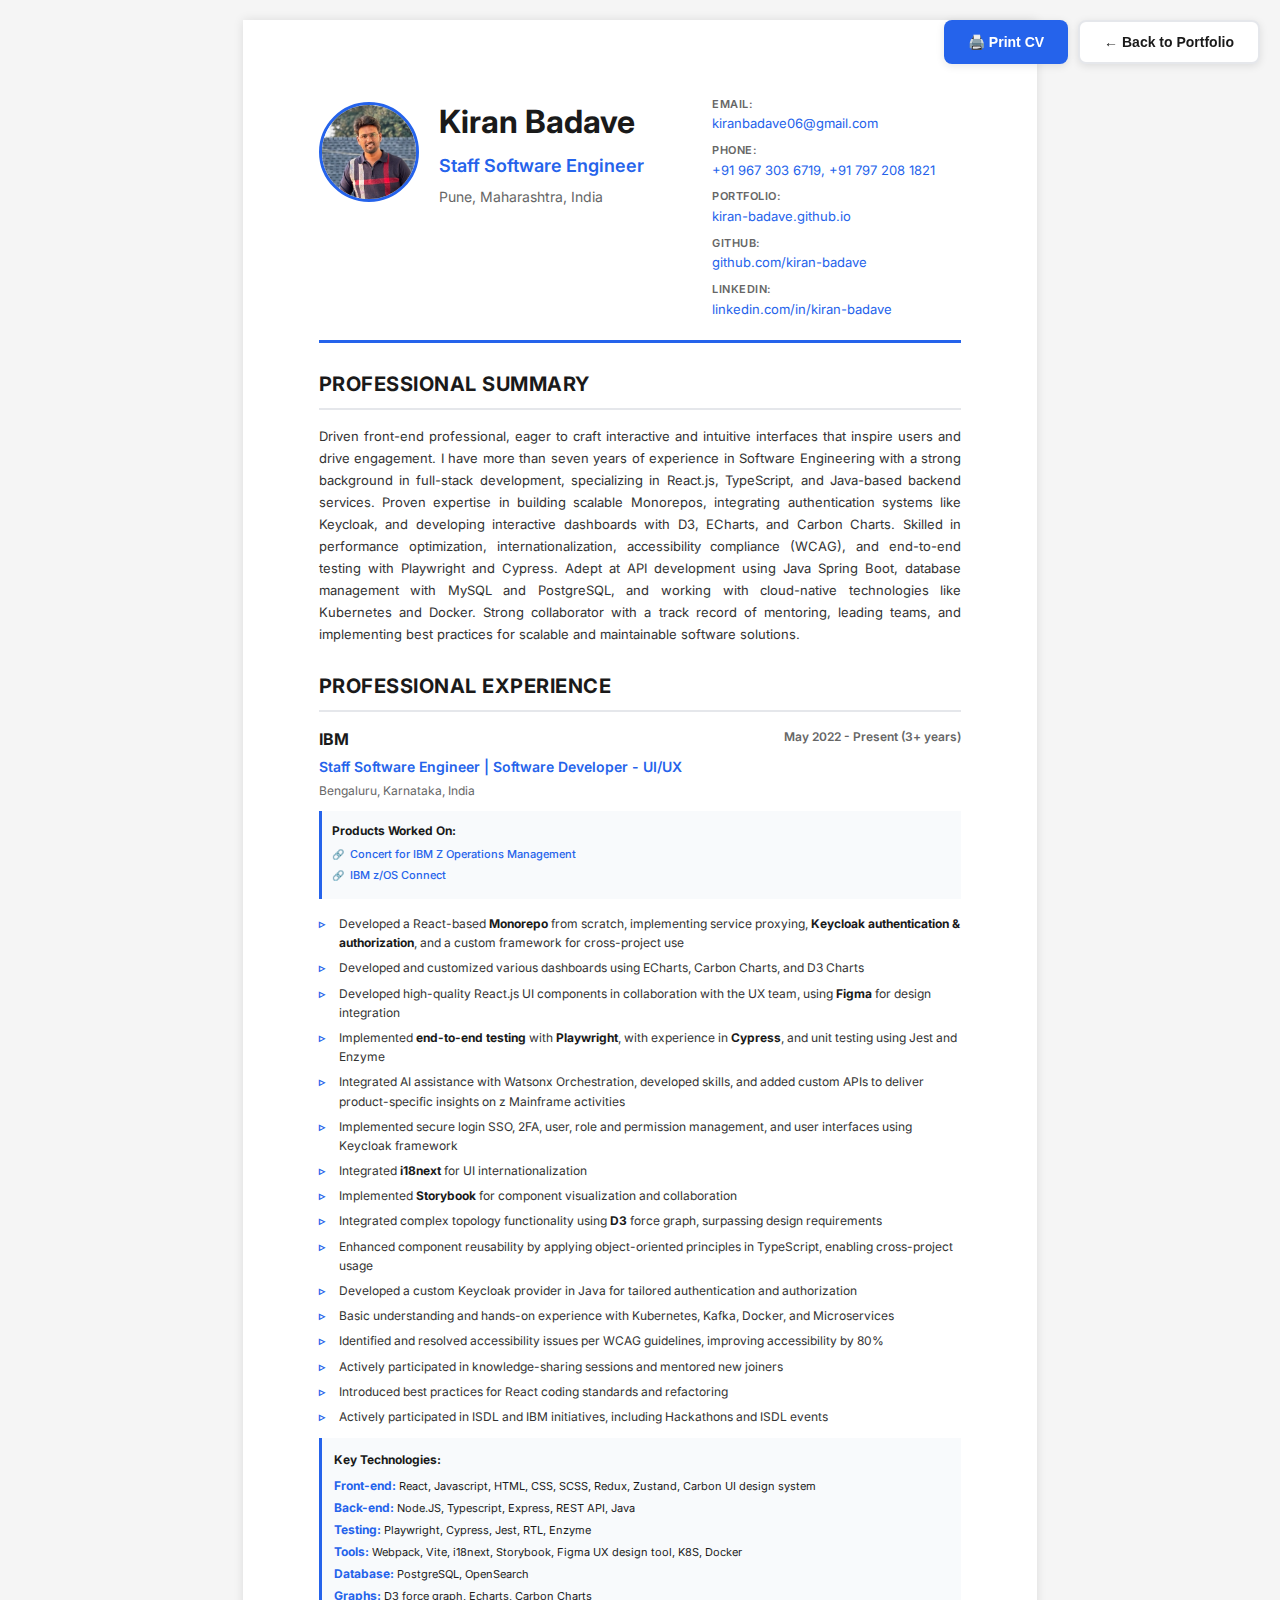
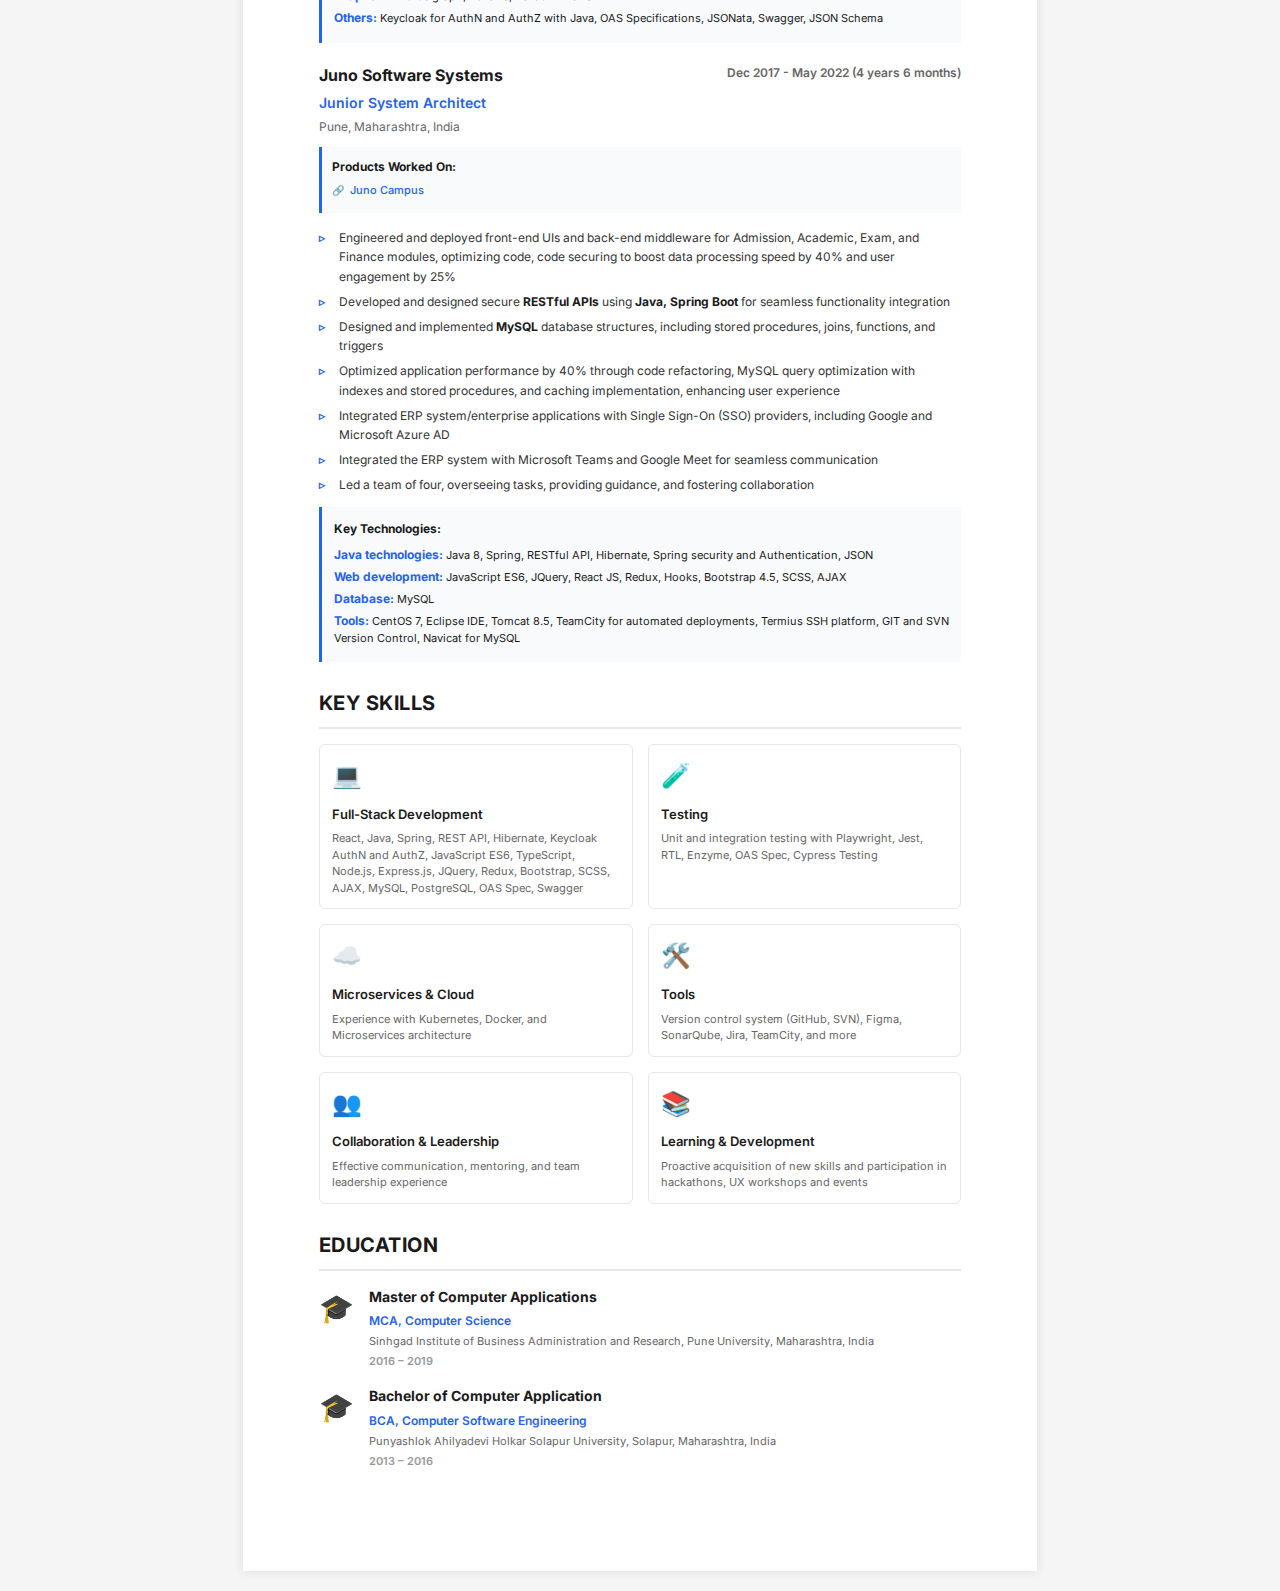
<file: cv-print.html>
<!--
 * Printable CV
 * Copyright (c) 2025 Kiran Badave
 * Licensed under the MIT License
 * https://github.com/kiran-badave/kiran-badave.github.io
 -->
<!DOCTYPE html>
<html lang="en">
<head>
    <meta charset="UTF-8">
    <meta name="viewport" content="width=device-width, initial-scale=1.0">
    <title>Kiran Badave - CV (Printable)</title>
    <link rel="preconnect" href="https://fonts.googleapis.com">
    <link rel="preconnect" href="https://fonts.gstatic.com" crossorigin>
    <link href="https://fonts.googleapis.com/css2?family=Inter:wght@300;400;500;600;700&display=swap" rel="stylesheet">
    <link rel="stylesheet" href="cv-print.css">
    <script src="data.js"></script>
</head>
<body>
    <div class="cv-container">
        <!-- Header Section -->
        <header class="cv-header">
            <div class="header-content">
                <div class="profile-section">
                    <img src="assets/profile_picture.png" alt="Kiran Badave" class="profile-photo" id="profilePhoto">
                    <div class="header-text">
                        <h1 class="name" id="name">Kiran Badave</h1>
                        <h2 class="title" id="title">Staff Software Engineer</h2>
                        <p class="location" id="location">Pune, Maharashtra, India</p>
                    </div>
                </div>
                <div class="contact-info">
                    <div class="contact-item">
                        <span class="label">Email:</span>
                        <a href="mailto:kiranbadave06@gmail.com" id="email" class="contact-link">kiranbadave06@gmail.com</a>
                    </div>
                    <div class="contact-item">
                        <span class="label">Phone:</span>
                        <a href="tel:+919673036719" id="phone" class="contact-link">(+91) 967 303 6719</a>
                    </div>
                    <div class="contact-item">
                        <span class="label">Portfolio:</span>
                        <a href="https://kiran-badave.github.io/" id="portfolio" class="contact-link" target="_blank">kiran-badave.github.io</a>
                    </div>
                    <div class="contact-item">
                        <span class="label">GitHub:</span>
                        <a href="https://github.com/kiran-badave" id="github" class="contact-link" target="_blank">github.com/kiran-badave</a>
                    </div>
                    <div class="contact-item">
                        <span class="label">LinkedIn:</span>
                        <a href="https://www.linkedin.com/in/kiran-badave" id="linkedin" class="contact-link" target="_blank">linkedin.com/in/kiran-badave</a>
                    </div>
                </div>
            </div>
        </header>

        <!-- Summary Section -->
        <section class="cv-section">
            <h3 class="section-title">Professional Summary</h3>
            <p class="summary" id="summary"></p>
        </section>

        <!-- Experience Section -->
        <section class="cv-section">
            <h3 class="section-title">Professional Experience</h3>
            <div id="experienceContainer"></div>
        </section>

        <!-- Skills Section -->
        <section class="cv-section">
            <h3 class="section-title">Key Skills</h3>
            <div id="skillsContainer" class="skills-grid"></div>
        </section>

        <!-- Education Section -->
        <section class="cv-section">
            <h3 class="section-title">Education</h3>
            <div id="educationContainer"></div>
        </section>

        <!-- Footer -->
        <!-- <footer class="cv-footer">
            <p>References available upon request</p>
            <p class="print-date">Printed: <span id="printDate"></span></p>
        </footer> -->
    </div>

    <!-- Print Button (hidden when printing) -->
    <div class="print-controls no-print">
        <button onclick="window.print()" class="print-btn">🖨️ Print CV</button>
        <button onclick="window.location.href='index.html'" class="back-btn">← Back to Portfolio</button>
    </div>

    <script>
        // Populate CV with data from data.js
        document.addEventListener('DOMContentLoaded', function() {
            // Personal Info
            document.getElementById('name').textContent = portfolioData.personal.name;
            document.getElementById('title').textContent = portfolioData.personal.title;
            document.getElementById('location').textContent = portfolioData.personal.location;
            document.getElementById('email').textContent = portfolioData.personal.email;
            document.getElementById('phone').textContent = portfolioData.personal.phone.join(', ');
            document.getElementById('portfolio').textContent = portfolioData.personal.portfolioDisplay;
            document.getElementById('github').textContent = portfolioData.personal.githubDisplay;
            document.getElementById('linkedin').textContent = portfolioData.personal.linkedinDisplay;
            document.getElementById('profilePhoto').src = portfolioData.personal.profileImage;

            // Summary
            document.getElementById('summary').textContent = portfolioData.summary;

            // Experience
            const experienceContainer = document.getElementById('experienceContainer');
            portfolioData.experience.forEach(exp => {
                const expDiv = document.createElement('div');
                expDiv.className = 'experience-item';
                
                let techList = '';
                for (const [category, tech] of Object.entries(exp.technologies)) {
                    techList += `<div class="tech-item"><strong>${category}:</strong> ${tech}</div>`;
                }

                let productsHTML = '';
                if (exp.products && exp.products.length > 0) {
                    productsHTML = `
                        <div class="products-section">
                            <strong>Products Worked On:</strong>
                            <ul class="product-list">
                                ${exp.products.map(product =>
                                    `<li><a href="${product.url}" target="_blank">${product.name}</a></li>`
                                ).join('')}
                            </ul>
                        </div>
                    `;
                }

                expDiv.innerHTML = `
                    <div class="exp-header">
                        <div>
                            <h4 class="company">${exp.company}</h4>
                            <p class="role">${exp.role}</p>
                            <p class="exp-location">${exp.location}</p>
                        </div>
                        <div class="duration">${exp.duration} (${exp.durationYears})</div>
                    </div>
                    ${productsHTML}
                    <ul class="responsibilities">
                        ${exp.responsibilities.map(resp => `<li>${resp}</li>`).join('')}
                    </ul>
                    <div class="technologies">
                        <strong>Key Technologies:</strong>
                        ${techList}
                    </div>
                `;
                experienceContainer.appendChild(expDiv);
            });

            // Skills
            const skillsContainer = document.getElementById('skillsContainer');
            portfolioData.skills.forEach(skill => {
                const skillDiv = document.createElement('div');
                skillDiv.className = 'skill-item';
                skillDiv.innerHTML = `
                    <div class="skill-icon">${skill.icon}</div>
                    <h4>${skill.title}</h4>
                    <p>${skill.description}</p>
                `;
                skillsContainer.appendChild(skillDiv);
            });

            // Education
            const educationContainer = document.getElementById('educationContainer');
            portfolioData.education.forEach(edu => {
                const eduDiv = document.createElement('div');
                eduDiv.className = 'education-item';
                eduDiv.innerHTML = `
                    <div class="edu-icon">${edu.icon}</div>
                    <div class="edu-content">
                        <h4>${edu.degree}</h4>
                        <p class="field">${edu.field}</p>
                        <p class="institution">${edu.institution}</p>
                        <p class="duration">${edu.duration}</p>
                    </div>
                `;
                educationContainer.appendChild(eduDiv);
            });

            // Print Date
            document.getElementById('printDate').textContent = new Date().toLocaleDateString('en-US', {
                year: 'numeric',
                month: 'long',
                day: 'numeric'
            });
        });
    </script>
</body>
</html>
</file>
<file: cv-print.css>
/* ===================================
   Print-Optimized CV Styles
   =================================== */

/* Reset and Base Styles */
* {
    margin: 0;
    padding: 0;
    box-sizing: border-box;
}

body {
    font-family: 'Inter', -apple-system, BlinkMacSystemFont, 'Segoe UI', sans-serif;
    line-height: 1.6;
    color: #1a1a1a;
    background: #f5f5f5;
    padding: 20px;
}

.cv-container {
    max-width: 210mm; /* A4 width */
    margin: 0 auto;
    background: white;
    padding: 20mm;
    box-shadow: 0 0 10px rgba(0,0,0,0.1);
}

/* Header Section */
.cv-header {
    border-bottom: 3px solid #2563eb;
    padding-bottom: 20px;
    margin-bottom: 25px;
}

.header-content {
    display: grid;
    grid-template-columns: 1.5fr 1fr;
    gap: 20px;
    align-items: start;
}

.profile-section {
    display: flex;
    gap: 20px;
    align-items: center;
}

.profile-photo {
    width: 100px;
    height: 100px;
    border-radius: 50%;
    object-fit: cover;
    border: 3px solid #2563eb;
}

.header-text {
    flex: 1;
}

.name {
    font-size: 32px;
    font-weight: 700;
    color: #1a1a1a;
    margin-bottom: 5px;
}

.title {
    font-size: 18px;
    font-weight: 600;
    color: #2563eb;
    margin-bottom: 5px;
}

.location {
    font-size: 14px;
    color: #666;
}

.contact-info {
    display: flex;
    flex-direction: column;
    gap: 8px;
    font-size: 13px;
}

.contact-item {
    display: flex;
    flex-direction: column;
}

.contact-item .label {
    font-weight: 600;
    color: #666;
    font-size: 11px;
    text-transform: uppercase;
    letter-spacing: 0.5px;
}

.contact-link {
    color: #2563eb;
    text-decoration: none;
    transition: color 0.2s ease;
}

.contact-link:hover {
    color: #1d4ed8;
    text-decoration: underline;
}

/* Section Styles */
.cv-section {
    margin-bottom: 25px;
    page-break-inside: avoid;
}

.section-title {
    font-size: 20px;
    font-weight: 700;
    color: #1a1a1a;
    border-bottom: 2px solid #e5e7eb;
    padding-bottom: 8px;
    margin-bottom: 15px;
    text-transform: uppercase;
    letter-spacing: 0.5px;
}

/* Summary */
.summary {
    font-size: 13px;
    line-height: 1.7;
    text-align: justify;
    color: #333;
}

/* Experience */
.experience-item {
    margin-bottom: 20px;
    page-break-inside: avoid;
}

.exp-header {
    display: flex;
    justify-content: space-between;
    align-items: start;
    margin-bottom: 10px;
}

.company {
    font-size: 16px;
    font-weight: 700;
    color: #1a1a1a;
    margin-bottom: 3px;
}

.role {
    font-size: 14px;
    font-weight: 600;
    color: #2563eb;
    margin-bottom: 3px;
}

.exp-location {
    font-size: 12px;
    color: #666;
}

.duration {
    font-size: 12px;
    color: #666;
    font-weight: 600;
    text-align: right;
    white-space: nowrap;
}

.products-section {
    margin: 10px 0 15px 0;
    padding: 10px;
    background: #f8fafc;
    border-left: 3px solid #2563eb;
    font-size: 11px;
}

.products-section strong {
    display: block;
    margin-bottom: 6px;
    color: #1a1a1a;
    font-size: 12px;
}

.products-section .product-list {
    list-style: none;
    margin: 0;
    padding-left: 0;
}

.products-section .product-list li {
    margin-bottom: 4px;
    padding-left: 18px;
    position: relative;
}

.products-section .product-list li::before {
    content: '🔗';
    position: absolute;
    left: 0;
    font-size: 10px;
}

.products-section .product-list a {
    color: #2563eb;
    text-decoration: none;
    font-weight: 500;
}

.products-section .product-list a:hover {
    text-decoration: underline;
}

.responsibilities {
    list-style: none;
    margin: 10px 0;
    padding-left: 0;
}

.responsibilities li {
    position: relative;
    padding-left: 20px;
    margin-bottom: 6px;
    font-size: 12px;
    line-height: 1.6;
    color: #333;
}

.responsibilities li::before {
    content: '▹';
    position: absolute;
    left: 0;
    color: #2563eb;
    font-weight: bold;
}

.technologies {
    margin-top: 12px;
    padding: 12px;
    background: #f8fafc;
    border-left: 3px solid #2563eb;
    font-size: 11px;
}

.technologies strong {
    display: block;
    margin-bottom: 8px;
    color: #1a1a1a;
    font-size: 12px;
}

.tech-item {
    margin-bottom: 4px;
    line-height: 1.5;
}

.tech-item strong {
    display: inline;
    color: #2563eb;
    margin-bottom: 0;
}

/* Skills */
.skills-grid {
    display: grid;
    grid-template-columns: repeat(2, 1fr);
    gap: 15px;
}

.skill-item {
    padding: 12px;
    border: 1px solid #e5e7eb;
    border-radius: 6px;
    page-break-inside: avoid;
}

.skill-icon {
    font-size: 24px;
    margin-bottom: 8px;
}

.skill-item h4 {
    font-size: 13px;
    font-weight: 600;
    color: #1a1a1a;
    margin-bottom: 6px;
}

.skill-item p {
    font-size: 11px;
    line-height: 1.5;
    color: #666;
}

/* Education */
.education-item {
    display: flex;
    gap: 15px;
    margin-bottom: 15px;
    page-break-inside: avoid;
}

.edu-icon {
    font-size: 28px;
    flex-shrink: 0;
}

.edu-content h4 {
    font-size: 14px;
    font-weight: 700;
    color: #1a1a1a;
    margin-bottom: 3px;
}

.field {
    font-size: 12px;
    font-weight: 600;
    color: #2563eb;
    margin-bottom: 3px;
}

.institution {
    font-size: 11px;
    color: #666;
    line-height: 1.5;
    margin-bottom: 3px;
}

.edu-content .duration {
    font-size: 11px;
    color: #999;
    text-align: left;
}

/* Footer */
.cv-footer {
    margin-top: 30px;
    padding-top: 15px;
    border-top: 2px solid #e5e7eb;
    text-align: center;
    font-size: 11px;
    color: #999;
}

.print-date {
    margin-top: 5px;
    font-style: italic;
}

/* Print Controls */
.print-controls {
    position: fixed;
    top: 20px;
    right: 20px;
    display: flex;
    gap: 10px;
    z-index: 1000;
}

.print-btn,
.back-btn {
    padding: 12px 24px;
    border: none;
    border-radius: 8px;
    font-weight: 600;
    cursor: pointer;
    font-size: 14px;
    transition: all 0.3s ease;
    box-shadow: 0 2px 8px rgba(0,0,0,0.1);
}

.print-btn {
    background: #2563eb;
    color: white;
}

.print-btn:hover {
    background: #1d4ed8;
    transform: translateY(-2px);
    box-shadow: 0 4px 12px rgba(37, 99, 235, 0.3);
}

.back-btn {
    background: white;
    color: #1a1a1a;
    border: 2px solid #e5e7eb;
}

.back-btn:hover {
    border-color: #2563eb;
    color: #2563eb;
    transform: translateY(-2px);
}

/* Print Styles */
@media print {
    body {
        background: white;
        padding: 0;
    }

    .cv-container {
        max-width: 100%;
        box-shadow: none;
        padding: 15mm;
    }

    .no-print {
        display: none !important;
    }

    .cv-section {
        page-break-inside: avoid;
    }

    .experience-item,
    .skill-item,
    .education-item {
        page-break-inside: avoid;
    }

    /* Ensure proper page breaks */
    h3 {
        page-break-after: avoid;
    }

    /* Optimize for black and white printing */
    .cv-header {
        border-bottom-color: #000;
    }

    .profile-photo {
        border-color: #000;
    }

    .title,
    .role,
    .field,
    .responsibilities li::before,
    .tech-item strong {
        color: #000;
    }

    .technologies {
        background: #f5f5f5;
        border-left-color: #000;
    }

    /* Ensure links are visible when printed */
    a {
        color: #000;
        text-decoration: underline;
    }

    /* Remove shadows for cleaner print */
    /**
     * Printable CV Styles
     * Copyright (c) 2025 Kiran Badave
     * Licensed under the MIT License
     * https://github.com/kiran-badave/kiran-badave.github.io
     */
    
    * {
        box-shadow: none !important;
    }
}

/* Responsive for smaller screens */
@media screen and (max-width: 768px) {
    body {
        padding: 10px;
    }

    .cv-container {
        padding: 15px;
    }

    .header-content {
        grid-template-columns: 1fr;
    }

    .profile-section {
        flex-direction: column;
        text-align: center;
    }

    .contact-info {
        margin-top: 15px;
    }

    .skills-grid {
        grid-template-columns: 1fr;
    }

    .print-controls {
        position: static;
        margin: 20px auto;
        justify-content: center;
    }

    .exp-header {
        flex-direction: column;
    }

    .duration {
        text-align: left;
        margin-top: 5px;
    }
}

/* Ensure strong tags in responsibilities are visible */
.responsibilities li strong {
    font-weight: 700;
    color: #1a1a1a;
}

/* Made with Bob */
</file>
